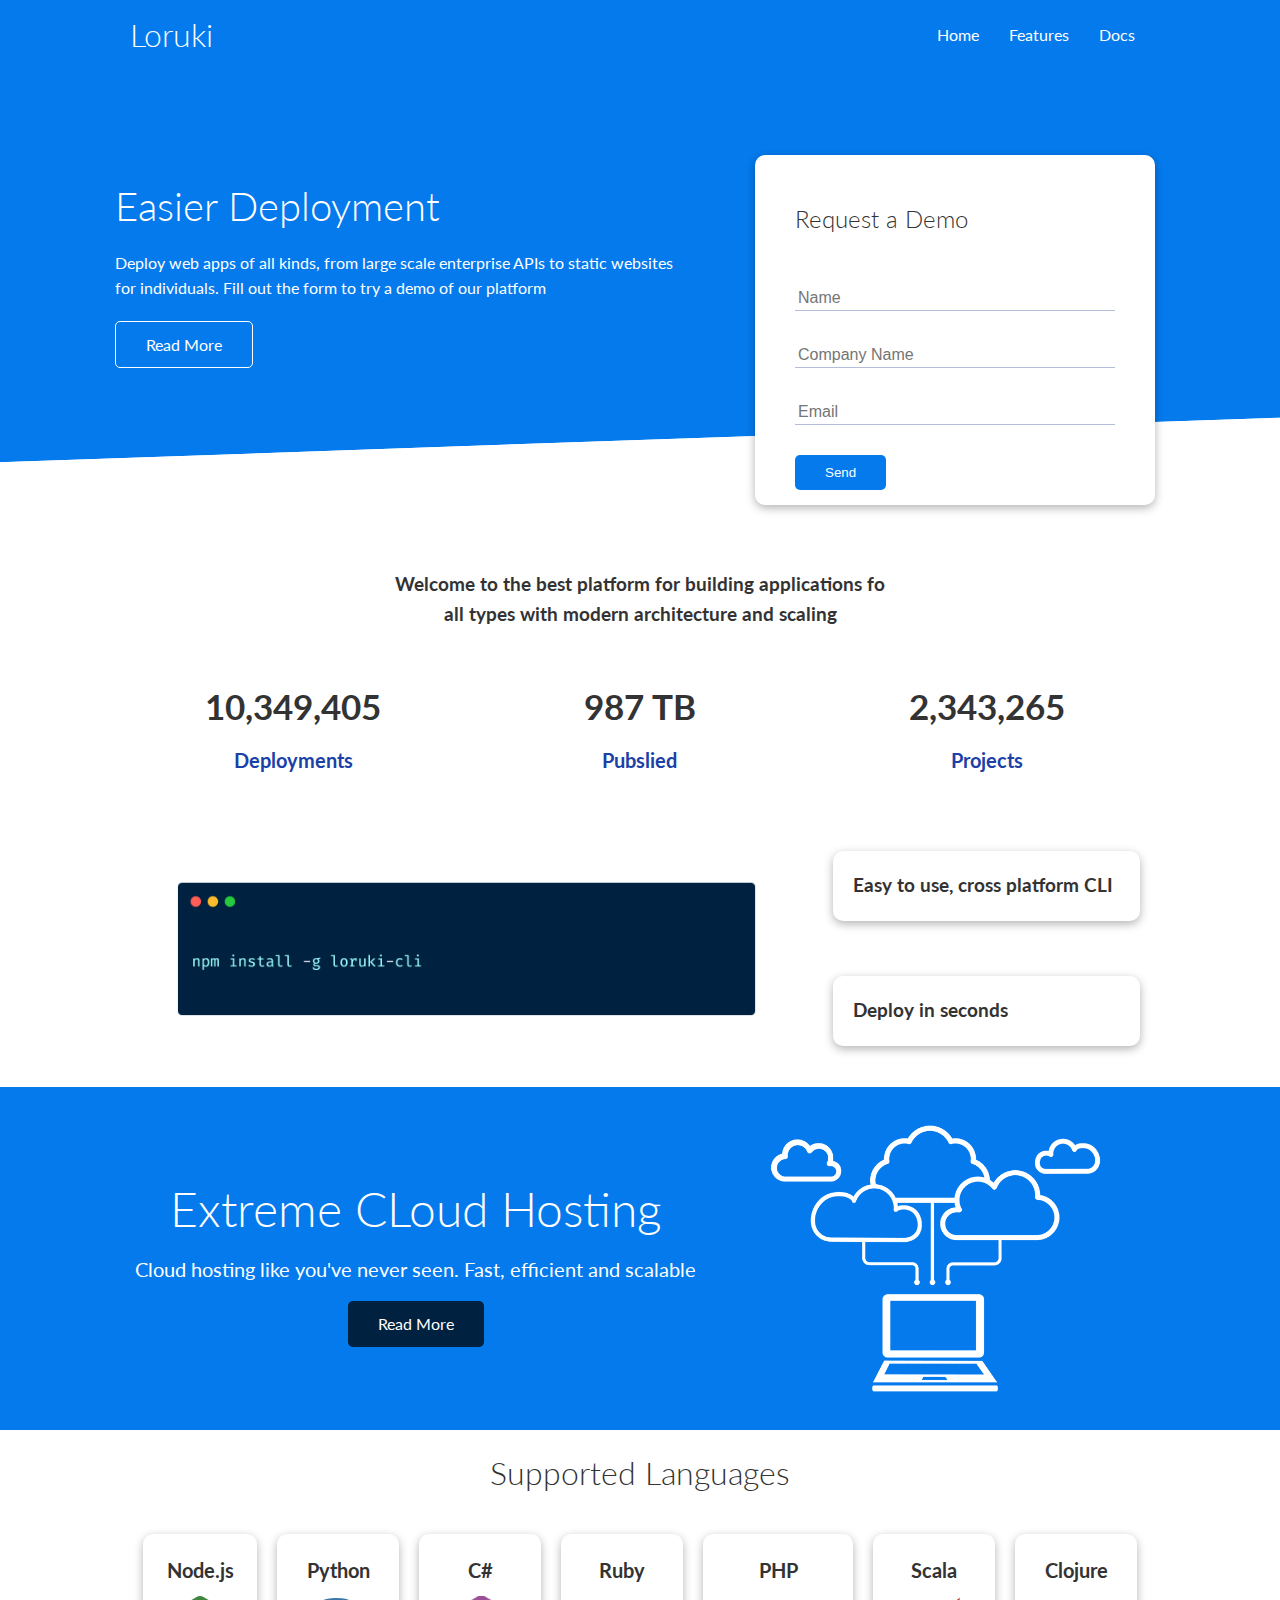
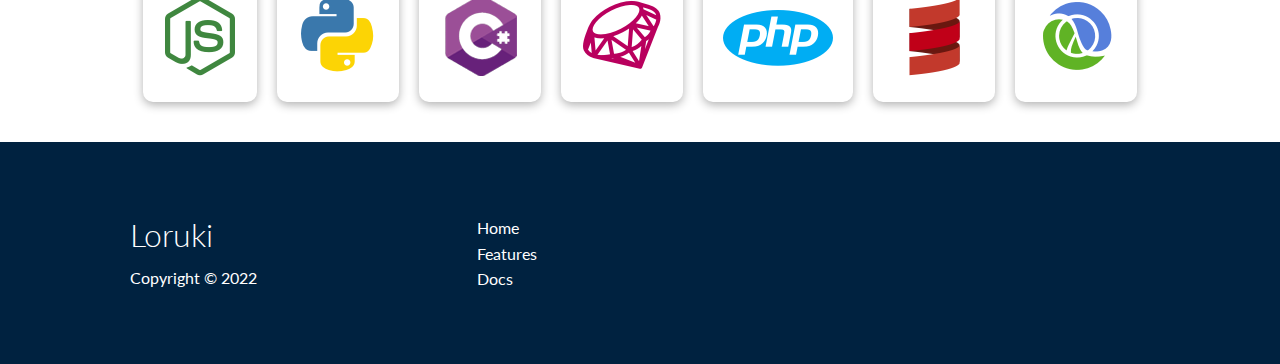
<file: index.html>
<!DOCTYPE html>
<html lang="en">
  <head>
    <meta charset="UTF-8" />
    <meta http-equiv="X-UA-Compatible" content="IE=edge" />
    <meta name="viewport" content="width=device-width, initial-scale=1.0" />
    <link
      rel="stylesheet"
      href="https://cdnjs.cloudflare.com/ajax/libs/font-awesome/6.2.0/css/all.min.css"
      integrity="sha512-xh6O/CkQoPOWDdYTDqeRdPCVd1SpvCA9XXcUnZS2FmJNp1coAFzvtCN9BmamE+4aHK8yyUHUSCcJHgXloTyT2A=="
      crossorigin="anonymous"
      referrerpolicy="no-referrer"
    />
    <link rel="stylesheet" href="css/utililies.css" />
    <link rel="stylesheet" href="css/style.css" />
    <title>Loruki | Cloud Hosting For Everyone</title>
  </head>
  <body>
    <!-- NavBar -->
    <div class="navbar">
      <div class="container flex">
        <h1 class="logo">Loruki</h1>
        <nav>
          <ul>
            <li><a href="index.html">Home</a></li>
            <li><a href="features.html">Features</a></li>
            <li><a href="docs.html">Docs</a></li>
          </ul>
        </nav>
      </div>
    </div>

    <!-- Showcase -->
    <section class="showcase">
      <div class="container grid">
        <div class="showcase-text">
          <h1>Easier Deployment</h1>
          <p>
            Deploy web apps of all kinds, from large scale enterprise APIs to
            static websites for individuals. Fill out the form to try a demo of
            our platform
          </p>
          <a href="features.html" class="btn btn-outline">Read More</a>
        </div>

        <div class="showcase-form card">
          <h2>Request a Demo</h2>
          <form
            name="contact"
            method="POST"
            netlify-honeypot="bot-field"
            data-netlify="true"
          >
            <input type="hidden" name="form-name" value="contact" />
            <p class="hidden">
              <label>
                Don’t fill this out if you’re human: <input name="bot-field" />
              </label>
            </p>
            <div class="form-control">
              <input type="text" name="name" placeholder="Name" required />
            </div>
            <div class="form-control">
              <input
                type="text"
                name="company"
                placeholder="Company Name"
                required
              />
            </div>
            <div class="form-control">
              <input type="email" name="email" placeholder="Email" required />
            </div>

            <input type="submit" value="Send" class="btn btn-primary" />
          </form>
        </div>
      </div>
    </section>

    <!-- Stats -->
    <section class="stats">
      <div class="container">
        <h3 class="stats-heading text-center my-1">
          Welcome to the best platform for building applications fo all types
          with modern architecture and scaling
        </h3>

        <div class="grid grid-3 text-center my-4">
          <div>
            <i class="fas fa-server fa-3x"></i>
            <h3>10,349,405</h3>
            <p class="text-secondary">Deployments</p>
          </div>
          <div>
            <i class="fas fa-upload fa-3x"></i>
            <h3>987 TB</h3>
            <p class="text-secondary">Pubslied</p>
          </div>
          <div>
            <i class="fas fa-project-diagram fa-3x"></i>
            <h3>2,343,265</h3>
            <p class="text-secondary">Projects</p>
          </div>
        </div>
      </div>
    </section>

    <!-- Cli -->
    <section class="cli">
      <div class="container grid">
        <img src="images/cli.png" alt="" />
        <div class="card">
          <h3>Easy to use, cross platform CLI</h3>
        </div>
        <div class="card">
          <h3>Deploy in seconds</h3>
        </div>
      </div>
    </section>

    <!-- Cloud -->
    <section class="cloud bg-primary my-2 py-2">
      <div class="container grid">
        <div class="text-center">
          <h2 class="lg">Extreme CLoud Hosting</h2>
          <p class="lead my-1">
            Cloud hosting like you've never seen. Fast, efficient and scalable
          </p>
          <a href="feature.htm." class="btn btn-dark">Read More</a>
        </div>
        <img src="images/cloud.png" alt="" />
      </div>
    </section>

    <!-- Languages -->

    <section class="languages">
      <h2 class="md text-center my-2">Supported Languages</h2>
      <div class="container flex">
        <div class="card">
          <h4>Node.js</h4>
          <img src="images/logos/node.png" alt="" />
        </div>
        <div class="card">
          <h4>Python</h4>
          <img src="images/logos/python.png" alt="" />
        </div>
        <div class="card">
          <h4>C#</h4>
          <img src="images/logos/csharp.png" alt="" />
        </div>
        <div class="card">
          <h4>Ruby</h4>
          <img src="images/logos/ruby.png" alt="" />
        </div>
        <div class="card">
          <h4>PHP</h4>
          <img src="images/logos/php.png" alt="" />
        </div>
        <div class="card">
          <h4>Scala</h4>
          <img src="images/logos/scala.png" alt="" />
        </div>
        <div class="card">
          <h4>Clojure</h4>
          <img src="images/logos/clojure.png" alt="" />
        </div>
      </div>
    </section>

    <!-- Footer -->
    <footer class="footer bg-dark py-5">
      <div class="container grid grid-3">
        <div>
          <h1>Loruki</h1>
          <p>Copyright &copy; 2022</p>
        </div>
        <nav>
          <ul>
            <li><a href="index.html">Home</a></li>
          </ul>
          <ul>
            <li><a href="features.html">Features</a></li>
          </ul>
          <ul>
            <li><a href="docs.html">Docs</a></li>
          </ul>
        </nav>
        <div class="social">
          <a href="#"><i class="fab fa-github fa-2x"></i></a>
          <a href="#"><i class="fab fa-facebook fa-2x"></i></a>
          <a href="#"><i class="fab fa-instagram fa-2x"></i></a>
          <a href="#"><i class="fab fa-twitter fa-2x"></i></a>
        </div>
      </div>
    </footer>
  </body>
</html>
</file>
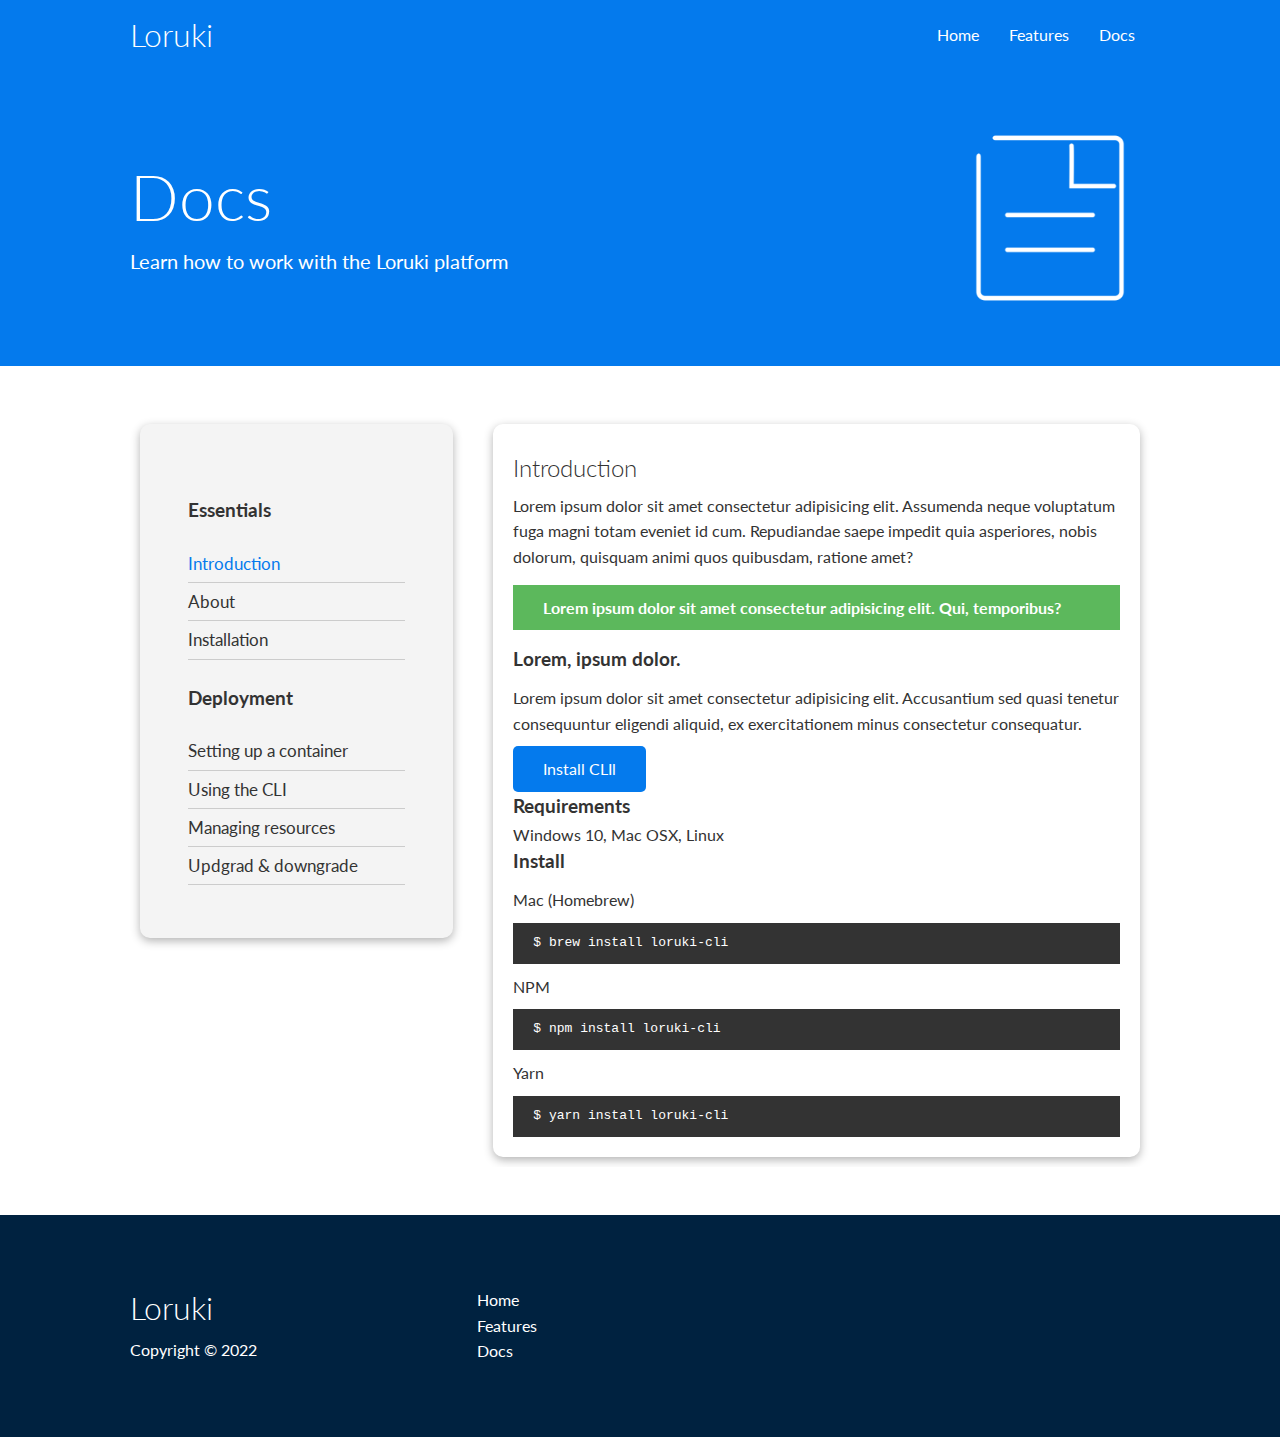
<file: docs.html>
<!DOCTYPE html>
<html lang="en">
  <head>
    <meta charset="UTF-8" />
    <meta http-equiv="X-UA-Compatible" content="IE=edge" />
    <meta name="viewport" content="width=device-width, initial-scale=1.0" />
    <link
      rel="stylesheet"
      href="https://cdnjs.cloudflare.com/ajax/libs/font-awesome/6.2.0/css/all.min.css"
      integrity="sha512-xh6O/CkQoPOWDdYTDqeRdPCVd1SpvCA9XXcUnZS2FmJNp1coAFzvtCN9BmamE+4aHK8yyUHUSCcJHgXloTyT2A=="
      crossorigin="anonymous"
      referrerpolicy="no-referrer"
    />
    <link rel="stylesheet" href="css/utililies.css" />
    <link rel="stylesheet" href="css/style.css" />
    <title>Loruki | Cloud Hosting For Everyone</title>
  </head>
  <body>
    <!-- NavBar -->
    <div class="navbar">
      <div class="container flex">
        <h1 class="logo">Loruki</h1>
        <nav>
          <ul>
            <li><a href="index.html">Home</a></li>
            <li><a href="features.html">Features</a></li>
            <li><a href="docs.html">Docs</a></li>
          </ul>
        </nav>
      </div>
    </div>

    <!-- Head -->
    <section class="docs-head bg-primary py-3">
      <div class="container grid">
        <div>
          <h1 class="xl">Docs</h1>
          <p class="lead">Learn how to work with the Loruki platform</p>
        </div>
        <img src="images/docs.png" alt="" />
      </div>
    </section>

    <!-- Docs main -->
    <section class="docs-main my-4">
      <div class="container grid">
        <div class="card bg-light p-3">
          <h3 class="my-2">Essentials</h3>
          <nav>
            <ul>
              <li><a class="text-primary" href="#">Introduction</a></li>
            </ul>
            <ul>
              <li><a href="#">About</a></li>
            </ul>
            <ul>
              <li><a href="#">Installation</a></li>
            </ul>
          </nav>

          <h3 class="my-2">Deployment</h3>
          <nav>
            <ul>
              <li><a href="#">Setting up a container</a></li>
            </ul>
            <ul>
              <li><a href="#">Using the CLI</a></li>
            </ul>
            <ul>
              <li><a href="#">Managing resources</a></li>
            </ul>
            <ul>
              <li><a href="#">Updgrad & downgrade</a></li>
            </ul>
          </nav>
        </div>
        <div class="card">
          <h2>Introduction</h2>
          <p>
            Lorem ipsum dolor sit amet consectetur adipisicing elit. Assumenda
            neque voluptatum fuga magni totam eveniet id cum. Repudiandae saepe
            impedit quia asperiores, nobis dolorum, quisquam animi quos
            quibusdam, ratione amet?
          </p>
          <div class="alert alert-success">
            <i class="fas fa-info"></i>Lorem ipsum dolor sit amet consectetur
            adipisicing elit. Qui, temporibus?
          </div>
          <h3>Lorem, ipsum dolor.</h3>
          <p>
            Lorem ipsum dolor sit amet consectetur adipisicing elit. Accusantium
            sed quasi tenetur consequuntur eligendi aliquid, ex exercitationem
            minus consectetur consequatur.
          </p>
          <a href="#" class="btn btn-primary">Install CLIl</a>

          <h3>Requirements</h3>
          <ul>
            <li>Windows 10, Mac OSX, Linux</li>
          </ul>

          <h3>Install</h3>
          <p>Mac (Homebrew)</p>
          <pre><code>$ brew install loruki-cli</code></pre>
          <p>NPM</p>
          <pre><code>$ npm install loruki-cli</code></pre>
          <p>Yarn</p>
          <pre><code>$ yarn install loruki-cli</code></pre>
        </div>
      </div>
    </section>

    <!-- Footer -->
    <footer class="footer bg-dark py-5">
      <div class="container grid grid-3">
        <div>
          <h1>Loruki</h1>
          <p>Copyright &copy; 2022</p>
        </div>
        <nav>
          <ul>
            <li><a href="index.html">Home</a></li>
          </ul>
          <ul>
            <li><a href="features.html">Features</a></li>
          </ul>
          <ul>
            <li><a href="docs.html">Docs</a></li>
          </ul>
        </nav>
        <div class="social">
          <a href="#"><i class="fab fa-github fa-2x"></i></a>
          <a href="#"><i class="fab fa-facebook fa-2x"></i></a>
          <a href="#"><i class="fab fa-instagram fa-2x"></i></a>
          <a href="#"><i class="fab fa-twitter fa-2x"></i></a>
        </div>
      </div>
    </footer>
  </body>
</html>
</file>
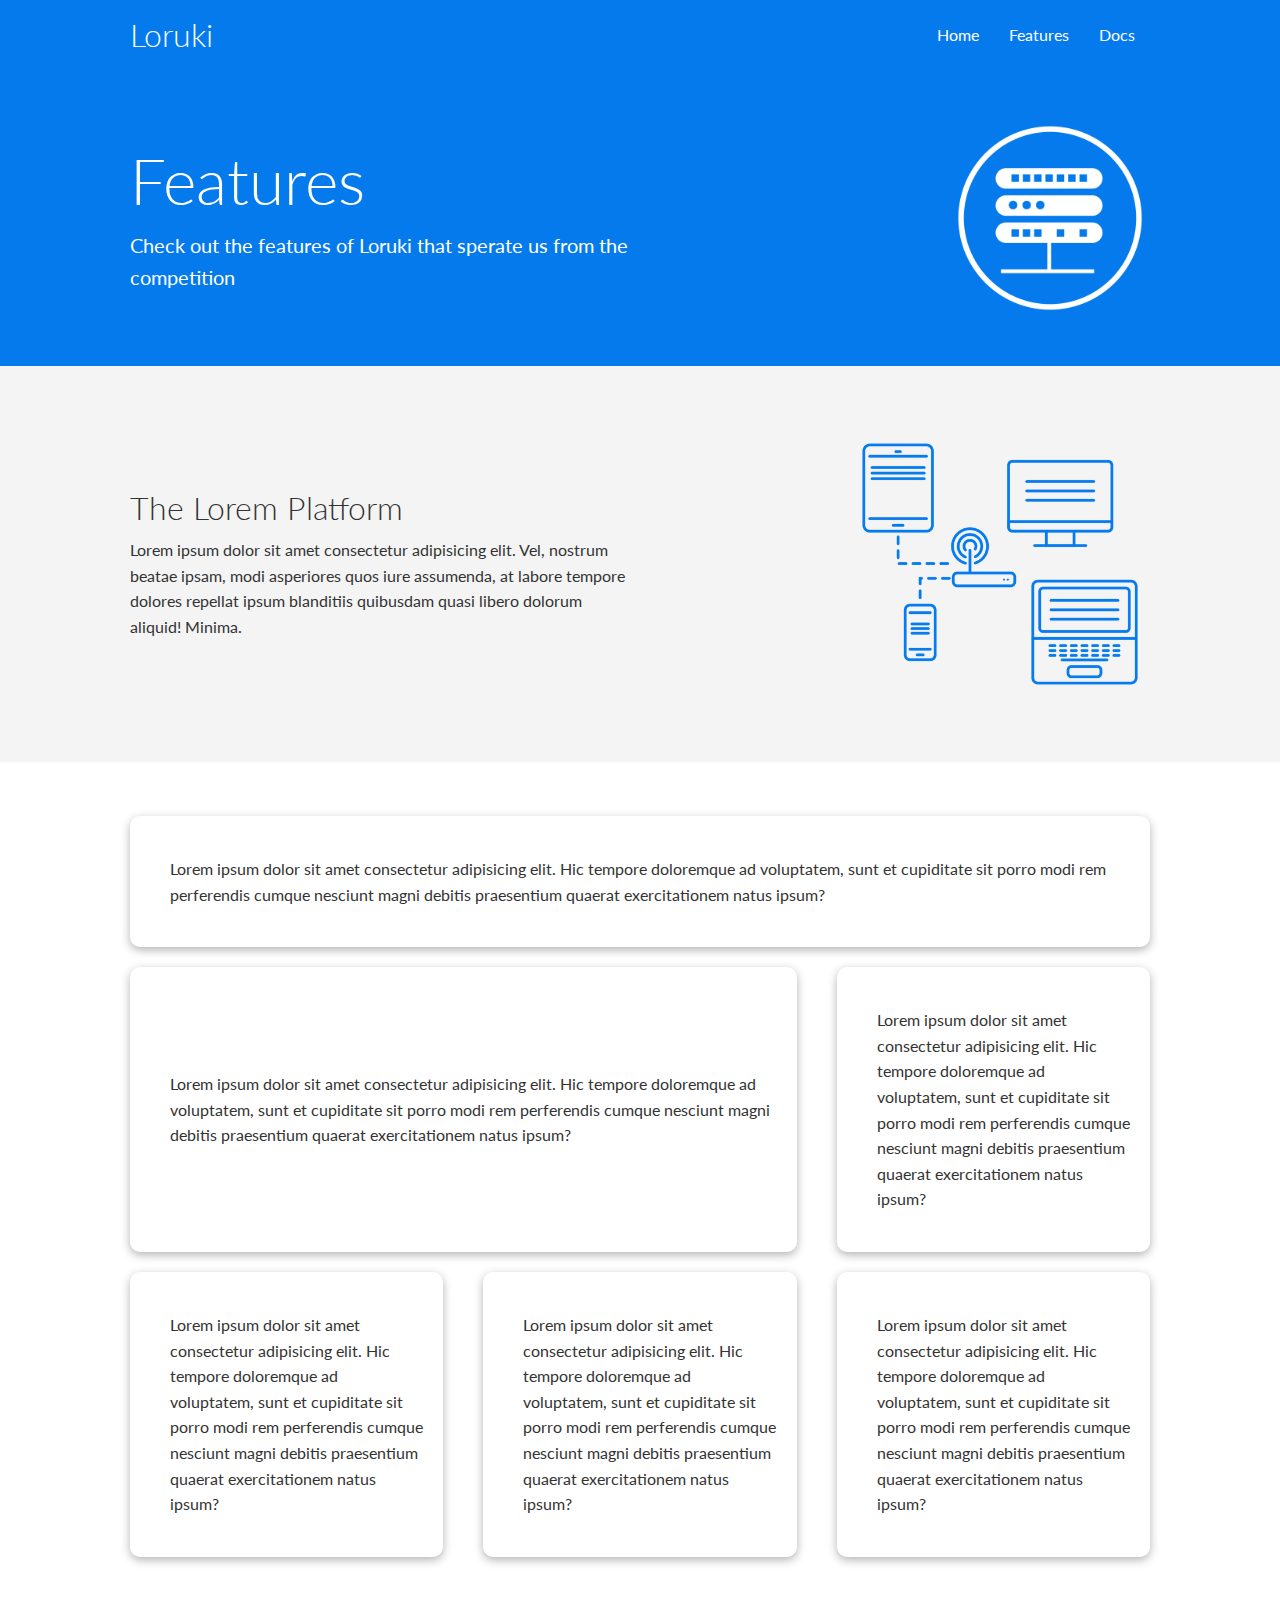
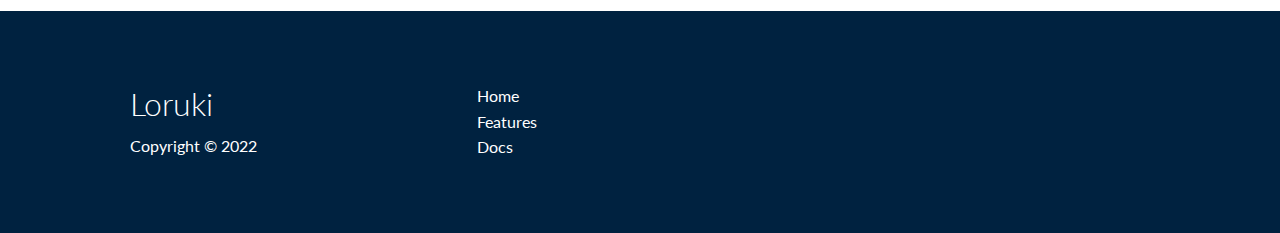
<file: features.html>
<!DOCTYPE html>
<html lang="en">
  <head>
    <meta charset="UTF-8" />
    <meta http-equiv="X-UA-Compatible" content="IE=edge" />
    <meta name="viewport" content="width=device-width, initial-scale=1.0" />
    <link
      rel="stylesheet"
      href="https://cdnjs.cloudflare.com/ajax/libs/font-awesome/6.2.0/css/all.min.css"
      integrity="sha512-xh6O/CkQoPOWDdYTDqeRdPCVd1SpvCA9XXcUnZS2FmJNp1coAFzvtCN9BmamE+4aHK8yyUHUSCcJHgXloTyT2A=="
      crossorigin="anonymous"
      referrerpolicy="no-referrer"
    />
    <link rel="stylesheet" href="css/utililies.css" />
    <link rel="stylesheet" href="css/style.css" />
    <title>Loruki | Cloud Hosting For Everyone</title>
  </head>
  <body>
    <!-- NavBar -->
    <div class="navbar">
      <div class="container flex">
        <h1 class="logo">Loruki</h1>
        <nav>
          <ul>
            <li><a href="index.html">Home</a></li>
            <li><a href="features.html">Features</a></li>
            <li><a href="docs.html">Docs</a></li>
          </ul>
        </nav>
      </div>
    </div>

    <!-- Head -->
    <section class="features-head bg-primary py-3">
      <div class="container grid">
        <div>
          <h1 class="xl">Features</h1>
          <p class="lead">
            Check out the features of Loruki that sperate us from the
            competition
          </p>
        </div>
        <img src="images/server.png" alt="" />
      </div>
    </section>

    <!-- Sub head -->
    <section class="features-sub-head bg-light py-3">
      <div class="container grid">
        <div>
          <h1 class="md">The Lorem Platform</h1>
          <p>
            Lorem ipsum dolor sit amet consectetur adipisicing elit. Vel,
            nostrum beatae ipsam, modi asperiores quos iure assumenda, at labore
            tempore dolores repellat ipsum blanditiis quibusdam quasi libero
            dolorum aliquid! Minima.
          </p>
        </div>
        <img src="images/server2.png" alt="" />
      </div>
    </section>

    <section class="features-main my-2">
      <div class="container grid grid-3">
        <div class="card flex">
          <i class="fas fa-server fa-3x"></i>
          <p>
            Lorem ipsum dolor sit amet consectetur adipisicing elit. Hic tempore
            doloremque ad voluptatem, sunt et cupiditate sit porro modi rem
            perferendis cumque nesciunt magni debitis praesentium quaerat
            exercitationem natus ipsum?
          </p>
        </div>
        <div class="card flex">
          <i class="fas fa-laptop-code fa-3x"></i>
          <p>
            Lorem ipsum dolor sit amet consectetur adipisicing elit. Hic tempore
            doloremque ad voluptatem, sunt et cupiditate sit porro modi rem
            perferendis cumque nesciunt magni debitis praesentium quaerat
            exercitationem natus ipsum?
          </p>
        </div>
        <div class="card flex">
          <i class="fas fa-database fa-3x"></i>
          <p>
            Lorem ipsum dolor sit amet consectetur adipisicing elit. Hic tempore
            doloremque ad voluptatem, sunt et cupiditate sit porro modi rem
            perferendis cumque nesciunt magni debitis praesentium quaerat
            exercitationem natus ipsum?
          </p>
        </div>
        <div class="card flex">
          <i class="fas fa-power-off fa-3x"></i>
          <p>
            Lorem ipsum dolor sit amet consectetur adipisicing elit. Hic tempore
            doloremque ad voluptatem, sunt et cupiditate sit porro modi rem
            perferendis cumque nesciunt magni debitis praesentium quaerat
            exercitationem natus ipsum?
          </p>
        </div>
        <div class="card flex">
          <i class="fas fa-upload fa-3x"></i>
          <p>
            Lorem ipsum dolor sit amet consectetur adipisicing elit. Hic tempore
            doloremque ad voluptatem, sunt et cupiditate sit porro modi rem
            perferendis cumque nesciunt magni debitis praesentium quaerat
            exercitationem natus ipsum?
          </p>
        </div>
        <div class="card flex">
          <i class="fas fa-network-wired fa-3x"></i>
          <p>
            Lorem ipsum dolor sit amet consectetur adipisicing elit. Hic tempore
            doloremque ad voluptatem, sunt et cupiditate sit porro modi rem
            perferendis cumque nesciunt magni debitis praesentium quaerat
            exercitationem natus ipsum?
          </p>
        </div>
      </div>
    </section>

    <!-- Footer -->
    <footer class="footer bg-dark py-5">
      <div class="container grid grid-3">
        <div>
          <h1>Loruki</h1>
          <p>Copyright &copy; 2022</p>
        </div>
        <nav>
          <ul>
            <li><a href="index.html">Home</a></li>
          </ul>
          <ul>
            <li><a href="features.html">Features</a></li>
          </ul>
          <ul>
            <li><a href="docs.html">Docs</a></li>
          </ul>
        </nav>
        <div class="social">
          <a href="#"><i class="fab fa-github fa-2x"></i></a>
          <a href="#"><i class="fab fa-facebook fa-2x"></i></a>
          <a href="#"><i class="fab fa-instagram fa-2x"></i></a>
          <a href="#"><i class="fab fa-twitter fa-2x"></i></a>
        </div>
      </div>
    </footer>
  </body>
</html>
</file>
<file: css/utililies.css>
.container {
    max-width: 1100px;
    margin: 0 auto;
    overflow: auto;
    padding: 0 40px;
}

.card {
    background-color: #fff;
    color: #333;
    border-radius: 10px;
    box-shadow: 0 3px 10px rgba(0, 0, 0, 0.3);
    padding: 20px;
    margin: 10px;
}

.btn {
    display: inline-block;
    padding: 10px 30px;
    cursor: pointer;
    background: var(--primary-color);
    color: #fff;
    border: none;
    border-radius: 5px;
}

.btn-outline {
    background-color: transparent;
    border: 1px #fff solid;
}

.btn:hover {
    transform: scale(0.98);
}

/* Backgrounds & Colored Buttons */
.bg-primary, .btn-primary {
    background-color: var(--primary-color);
    color: #fff;
}

.bg-secondary, .btn-secondary {
    background-color: var(--secondary-color);
    color: #fff;
}

.bg-dark, .btn-dark {
    background-color: var(--dark-color);
    color: #fff;
}

.bg-light, .btn-light {
    background-color: var(--light-color);
    color: #333;
}

.bg-primary a,
.btn-primary a,
.bg-secondary a,
.btn-secondary a,
.bg-dark a,
.btn-dark a {
    color: #fff;
}

/* Text colors */
.text-primary {
    color: var(--primary-color);
}

.text-secondary {
    color: var(--secondary-color);
}

.text-dark {
    color: var(--dark-color);
}

.text-light {
    color: var(--light-color);
}

/* Text Sizes */
.lead {
    font-size: 20px;
}

.sm {
    font-size: 1rem;
}

.md {
    font-size: 2rem;
}

.lg {
    font-size: 3rem;
}

.xl {
    font-size: 4rem;
}

.text-center {
    text-align: center;
}

/* Alert */
.alert {
    background-color: var(--light-color);
    padding: 10px 20px;
    font-weight: bold;
    margin: 15px 0;
}

.alert i {
    margin-right: 10px;
}

.alert-success {
    background-color: var(--success-color);
    color: #fff;
}

.alert-error {
    background-color: var(--error-color);
    color: #fff;
}
.flex {
    display: flex;
    justify-content: center;
    align-items: center;
    height: 100%;
}

.grid {
    display: grid;
    grid-template-columns: repeat(2, 1fr);
    gap: 20px;
    justify-content: center;
    align-items: center;
    height: 100%;
}

.grid-3 {
    grid-template-columns: repeat(3, 1fr);
}

/* Margin */
.my-1 {
    margin: 1rem 0;
}

.my-2 {
    margin: 1.5rem 0;
}

.my-3 {
    margin: 3rem 0;
}

.my-4 {
    margin: 3rem 0;
}

.my-5 {
    margin: 4rem 0;
}

/* Padding */
.py-1 {
    padding: 1rem;
}

.py-2 {
    padding: 1.5rem;
}

.py-3 {
    padding: 3rem;
}

.py-4 {
    padding: 3rem;
}

.py-5 {
    padding: 4rem;
}

.p-1 {
    padding: 1rem;
}

.p-2 {
    padding: 1.5rem;
}

.p-3 {
    padding: 3rem;
}

.p-4 {
    padding: 3rem;
}

.p-5 {
    padding: 4rem;
}
</file>
<file: css/style.css>
@import url('https://fonts.googleapis.com/css2?family=Lato:wght@300&display=swap');

:root {
    --primary-color: #047aed;
    --secondary-color: #1c3fa8;
    --dark-color: #002240;
    --light-color: #f4f4f4;
    --success-color: #5cb85c;
    --error-color: #d9534f;
}

* {
    box-sizing: border-box;
    padding: 0;
    margin: 0;
}

body {
    font-family: 'Lato', sans-serif;
    color: #333;
    line-height: 1.6;
}

ul {
    list-style-type: none;
}

a {
    text-decoration: none;
    color: #333;
}

h1, h2 {
    font-weight: 300;
    line-height: 1.2;
    margin: 10px 0;
}

p {
    margin: 10px 0;
}

img {
    width: 100%;
}

code, pre {
    background: #333;
    color: #fff;
    padding: 10px;
}

.hidden {
    visibility: hidden;
    height: 0;
}

/*NavBar*/
.navbar {
    background-color: var(--primary-color);
    color: #fff;
    height: 70px;
}

.navbar ul {
    display: flex;
}

.navbar a {
    color: #fff;
    padding: 10px;
    margin: 0 5px;
}

.navbar a:hover {
    border-bottom: 2px #fff solid;
}

.navbar .flex {
    justify-content: space-between;
}

/* Showcase */
.showcase {
    height: 400px;
    background-color: var(--primary-color);
    color: #fff;
    position: relative;
}

.showcase h1 {
    font-size: 40px;
}

.showcase p {
    margin: 20px 0;
}

.showcase .grid {
    overflow: visible;
    grid-template-columns: 55% 45%;
    gap: 30px;
}

.showcase-text {
    animation: slideInFromLeft 1s ease-in;
}

.showcase-form {
    animation: slideInFromRight 1s ease-in;
}

.showcase-form {
    position: relative;
    top: 60px;
    height: 350px;
    width: 400px;
    padding: 40px;
    z-index: 100;
    justify-self: flex-end;
}
.showcase-form .form-control {
    margin: 30px 0;
}

.showcase-form input[type='text'], 
.showcase-form input[type='email'] {
    border: 0;
    border-bottom: 1px solid #b4bedb;
    width: 100%;
    padding: 3px;
    font-size: 16px;
}

.showcase-form input:focus {
    outline: none;
}

.showcase::before, .showcase::after {
    content: '';
    position: absolute;
    height: 100px;
    bottom: -70px;
    right: 0;
    left: 0;
    background: #fff;
    transform: skewY(-2deg);
    -webkit-transform: skewY(-2deg);
    -moz-transform: skewY(-2deg);
    -ms-transform: skewY(-2deg);
}

/* Stats */
.stats {
    padding-top: 100px;
    animation: slideInFromBottom 1s ease-in;
}

.stats-heading {
    max-width: 500px;
    margin: auto;
}

.stats .grid h3 {
    font-size: 35px;
}

.stats .grid p {
    font-size: 20px;
    font-weight: bold;
}

/* CLI */
.cli .grid {
    grid-template-columns: repeat(3, 1fr);
    grid-template-rows: repeat(2, 1f);
}

.cli .grid > *:first-child {
    grid-column: 1 / span 2;
    grid-row: 1 / span 2;
}

/* Cloud */
.cloud .grid {
    grid-template-columns: 4fr 3fr;
}

/* Languages */

.languages .flex {
    flex-wrap: wrap;
}
.languages .card {
    text-align: center;
    margin: 18px 10px 40px;
    transition: transform 0.2s ease-in;
}

.languages .card h4 {
    font-size: 20px;
    margin-bottom: 10px;
}

.languages .card:hover {
    transform: translateY(-15px);
}

/* Features */
.features-head img, .docs-head img {
    width: 200px;
    justify-self: flex-end;
}

.features-sub-head img {
    width: 300px;
    justify-self: flex-end;
}

.features-main .card > i {
    margin-right: 20px;
}

.features-main .grid {
    padding: 30px;
}

.features-main .grid  > *:first-child {
    grid-column: 1 / span 3;
}

.features-main .grid  > *:nth-child(2) {
    grid-column: 1 / span 2;
}

/* Docs */
.docs-main h3 {
    margin-right: 20px 0;
}

.docs-main .grid {
    grid-template-columns: 1fr 2fr;
    align-items: flex-start;
}
.docs-main nav li {
    font-size: 17px;
    padding-bottom: 5px;
    margin-bottom: 5px;
    border-bottom: 1px #ccc solid;
}

.docs-main a:hover {
    font-weight: bold;
}

/* Footer */
.footer .social a {
    margin: 0 10px;
}

/* Animations */
@keyframes slideInFromLeft {
    0% {
        transform: translateX(-100%);
    }

    100% {
        transform: translateX(0);
    }
}

@keyframes slideInFromRight {
    0% {
        transform: translateX(100%);
    }

    100% {
        transform: translateX(0);
    }
}

@keyframes slideInFromTop {
    0% {
        transform: translateY(-100%);
    }

    100% {
        transform: translateX(0);
    }
}

@keyframes slideInFromBottom {
    0% {
        transform: translateY(100%);
    }

    100% {
        transform: translateX(0);
    }
}


/* Tablets and under */
@media(max-width: 768px) {
    .grid,
    .showcase .grid,
    .stats .grid,
    .cli .grid,
    .cloud .grid
    .features-main .grid
    .docs-main .grid {
        grid-template-columns: 1fr;
        grid-template-rows: 1fr;
    }

    .showcase {
        height: auto;
    }

    .showcase-text {
        text-align: center;
        margin-top: 40px;
        animation: slideInFromTop 1s ease-in;

    }

    .showcase-form {
        justify-self: center;
        margin: auto;
        animation: slideInFromBottom 1s ease-in;
    }

    .cli .grid > *:first-child {
        grid-column: 1;
        grid-row: 1;
    }

    .features-head,
    .features-sub-head,
    .docs-head {
        text-align: center;
    }

    .features-head img,
    .features-sub-head img,
    .docs-head img {
        justify-self: center;
    }

    .features-main .grid > *:first-child,
    .features-main .grid > *:nth-child(2) {
        grid-column: 1;
    }
}

/* Mobile */
@media(max-width: 500px) {
    .navbar {
        height: 110px;
    }

    .navbar .flex {
        flex-direction: column;
    }

    .navbar ul {
        padding: 10px;
        background-color: rgba(0, 0, 0, 0.1);
    }
}
</file>
